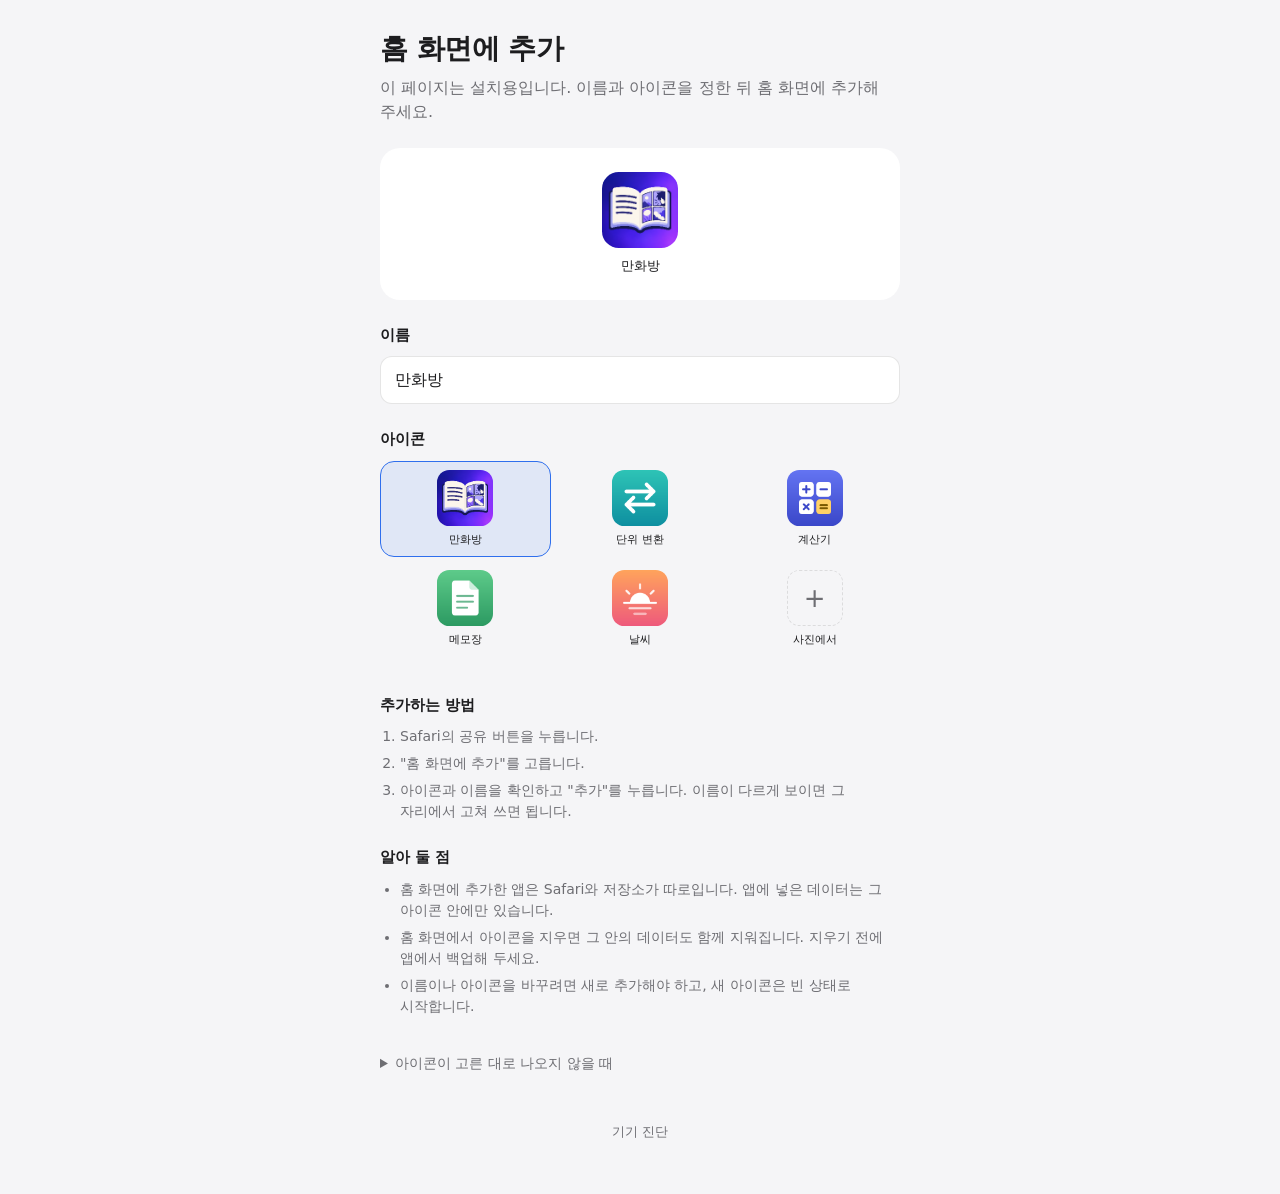
<file: index.html>
<!doctype html>
<html lang="ko" data-root="./">
  <head>
    <meta charset="utf-8">
    <meta name="viewport" content="width=device-width, initial-scale=1, viewport-fit=cover, user-scalable=no">
    <meta http-equiv="Content-Security-Policy" content="default-src 'self'; script-src 'self'; style-src 'self' 'unsafe-inline' blob:; img-src 'self' blob: data:; font-src 'self' blob: data:; media-src 'self' blob:; connect-src 'self' blob: data:; frame-src 'self' blob:; worker-src 'self'; manifest-src 'self' data: blob:; object-src 'none'; base-uri 'self'; form-action 'none'">
    <meta name="robots" content="noindex, nofollow">
    <meta name="referrer" content="no-referrer">
    <meta name="color-scheme" content="light dark">
    <meta name="format-detection" content="telephone=no">
    <meta name="apple-mobile-web-app-capable" content="yes">
    <meta name="mobile-web-app-capable" content="yes">
    <!--preset:start-->
    <meta name="apple-mobile-web-app-status-bar-style" content="black-translucent">
    <meta name="apple-mobile-web-app-title" content="만화방">
    <meta name="application-name" content="만화방">
    <meta name="preset" content="viewer">
    <meta name="build" content="202611240842">
    <title>만화방</title>
    <link rel="apple-touch-icon" sizes="180x180" href="./icons/viewer-180.png">
    <link rel="icon" type="image/png" sizes="192x192" href="./icons/viewer-192.png">
    <!--preset:end-->
    <script type="module" crossorigin src="./assets/index-BCx9tPkJ.js"></script>
    <link rel="stylesheet" crossorigin href="./assets/index-OIkMVp9i.css">
  </head>
  <body>
    <div id="app"></div>
  </body>
</html>
</file>
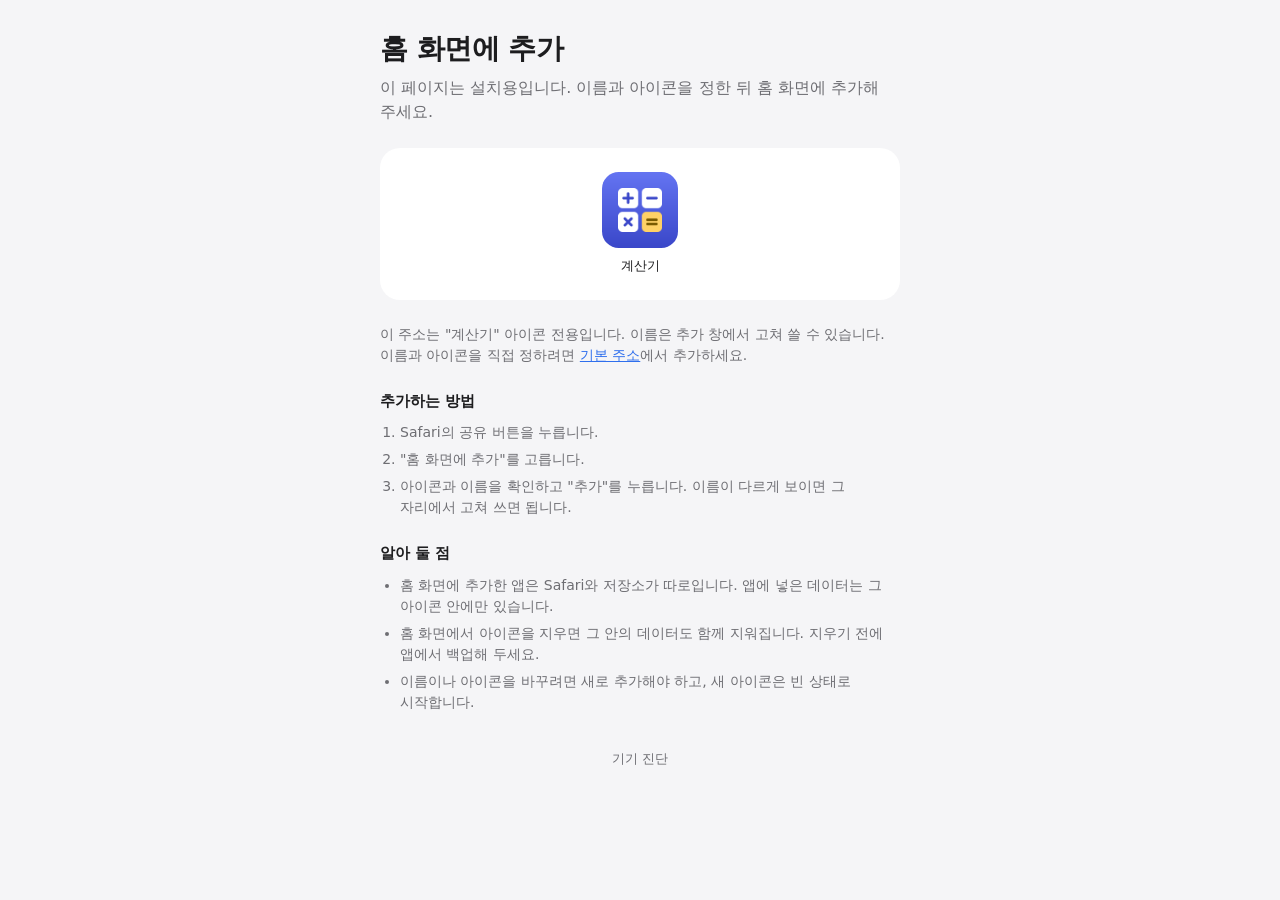
<file: calc/index.html>
<!doctype html>
<html lang="ko" data-root="../">
  <head>
    <meta charset="utf-8">
    <meta name="viewport" content="width=device-width, initial-scale=1, viewport-fit=cover, user-scalable=no">
    <meta http-equiv="Content-Security-Policy" content="default-src 'self'; script-src 'self'; style-src 'self' 'unsafe-inline' blob:; img-src 'self' blob: data:; font-src 'self' blob: data:; media-src 'self' blob:; connect-src 'self' blob: data:; frame-src 'self' blob:; worker-src 'self'; manifest-src 'self' data: blob:; object-src 'none'; base-uri 'self'; form-action 'none'">
    <meta name="robots" content="noindex, nofollow">
    <meta name="referrer" content="no-referrer">
    <meta name="color-scheme" content="light dark">
    <meta name="format-detection" content="telephone=no">
    <meta name="apple-mobile-web-app-capable" content="yes">
    <meta name="mobile-web-app-capable" content="yes">
    <!--preset:start-->
    <meta name="apple-mobile-web-app-status-bar-style" content="black-translucent">
    <meta name="apple-mobile-web-app-title" content="계산기">
    <meta name="application-name" content="계산기">
    <meta name="preset" content="calc">
    <meta name="build" content="202611240842">
    <title>계산기</title>
    <link rel="apple-touch-icon" sizes="180x180" href="../icons/calc-180.png">
    <link rel="icon" type="image/png" sizes="192x192" href="../icons/calc-192.png">
    <link rel="manifest" href="./manifest.webmanifest">
    <!--preset:end-->
    <script type="module" crossorigin src="../assets/index-BCx9tPkJ.js"></script>
    <link rel="stylesheet" crossorigin href="../assets/index-OIkMVp9i.css">
  </head>
  <body>
    <div id="app"></div>
  </body>
</html>
</file>
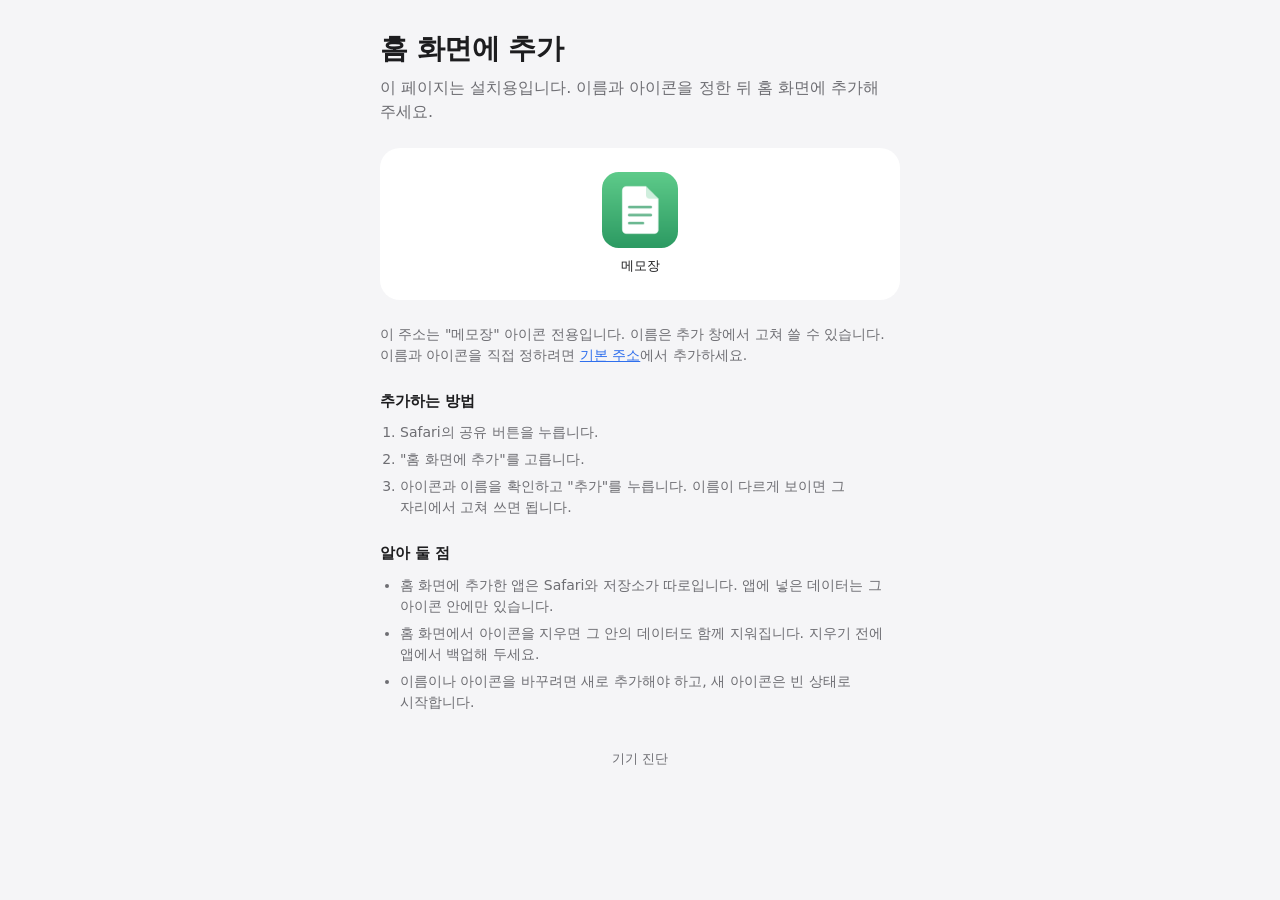
<file: memo/index.html>
<!doctype html>
<html lang="ko" data-root="../">
  <head>
    <meta charset="utf-8">
    <meta name="viewport" content="width=device-width, initial-scale=1, viewport-fit=cover, user-scalable=no">
    <meta http-equiv="Content-Security-Policy" content="default-src 'self'; script-src 'self'; style-src 'self' 'unsafe-inline' blob:; img-src 'self' blob: data:; font-src 'self' blob: data:; media-src 'self' blob:; connect-src 'self' blob: data:; frame-src 'self' blob:; worker-src 'self'; manifest-src 'self' data: blob:; object-src 'none'; base-uri 'self'; form-action 'none'">
    <meta name="robots" content="noindex, nofollow">
    <meta name="referrer" content="no-referrer">
    <meta name="color-scheme" content="light dark">
    <meta name="format-detection" content="telephone=no">
    <meta name="apple-mobile-web-app-capable" content="yes">
    <meta name="mobile-web-app-capable" content="yes">
    <!--preset:start-->
    <meta name="apple-mobile-web-app-status-bar-style" content="black-translucent">
    <meta name="apple-mobile-web-app-title" content="메모장">
    <meta name="application-name" content="메모장">
    <meta name="preset" content="memo">
    <meta name="build" content="202611240842">
    <title>메모장</title>
    <link rel="apple-touch-icon" sizes="180x180" href="../icons/memo-180.png">
    <link rel="icon" type="image/png" sizes="192x192" href="../icons/memo-192.png">
    <link rel="manifest" href="./manifest.webmanifest">
    <!--preset:end-->
    <script type="module" crossorigin src="../assets/index-BCx9tPkJ.js"></script>
    <link rel="stylesheet" crossorigin href="../assets/index-OIkMVp9i.css">
  </head>
  <body>
    <div id="app"></div>
  </body>
</html>
</file>
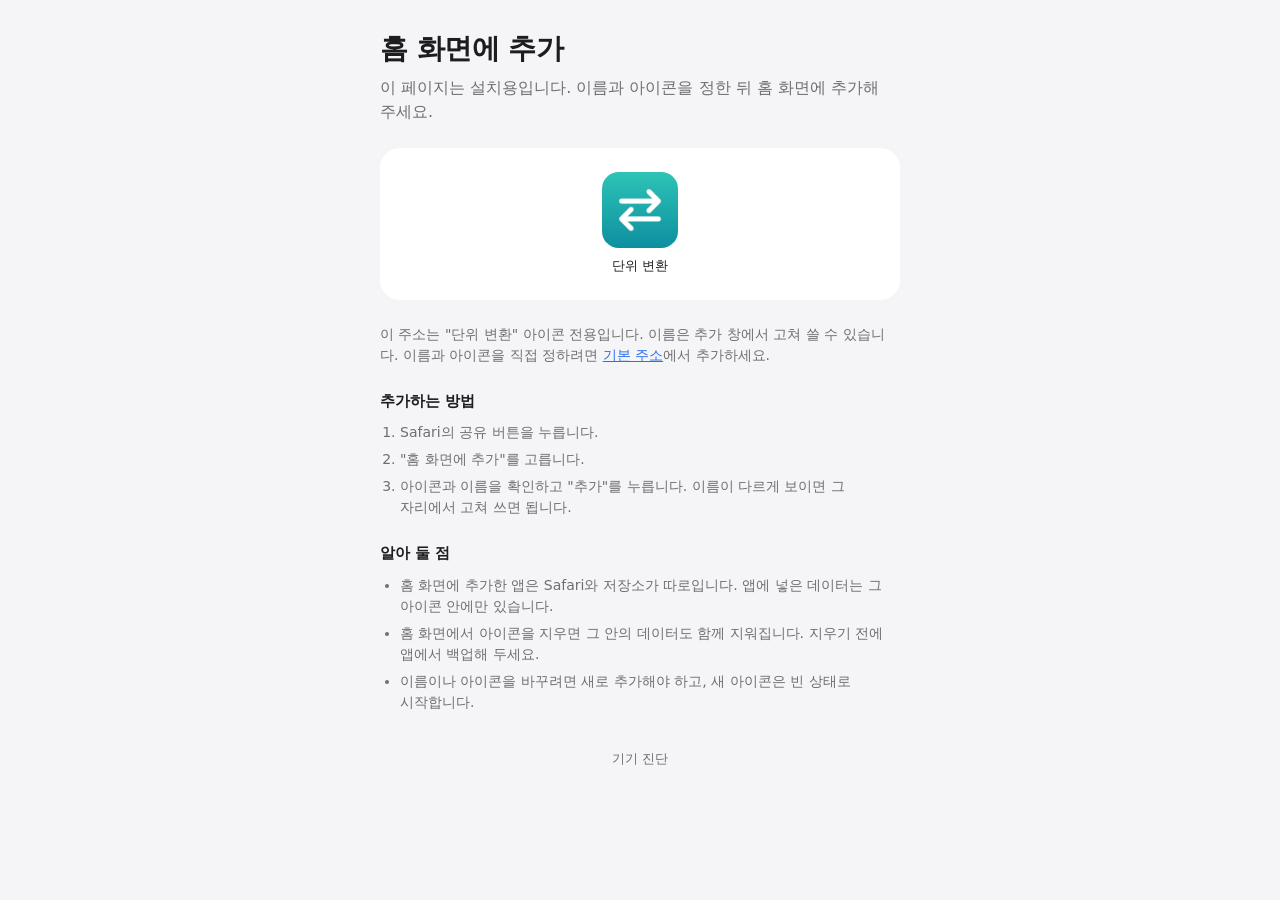
<file: unit/index.html>
<!doctype html>
<html lang="ko" data-root="../">
  <head>
    <meta charset="utf-8">
    <meta name="viewport" content="width=device-width, initial-scale=1, viewport-fit=cover, user-scalable=no">
    <meta http-equiv="Content-Security-Policy" content="default-src 'self'; script-src 'self'; style-src 'self' 'unsafe-inline' blob:; img-src 'self' blob: data:; font-src 'self' blob: data:; media-src 'self' blob:; connect-src 'self' blob: data:; frame-src 'self' blob:; worker-src 'self'; manifest-src 'self' data: blob:; object-src 'none'; base-uri 'self'; form-action 'none'">
    <meta name="robots" content="noindex, nofollow">
    <meta name="referrer" content="no-referrer">
    <meta name="color-scheme" content="light dark">
    <meta name="format-detection" content="telephone=no">
    <meta name="apple-mobile-web-app-capable" content="yes">
    <meta name="mobile-web-app-capable" content="yes">
    <!--preset:start-->
    <meta name="apple-mobile-web-app-status-bar-style" content="black-translucent">
    <meta name="apple-mobile-web-app-title" content="단위 변환">
    <meta name="application-name" content="단위 변환">
    <meta name="preset" content="unit">
    <meta name="build" content="202611240842">
    <title>단위 변환</title>
    <link rel="apple-touch-icon" sizes="180x180" href="../icons/unit-180.png">
    <link rel="icon" type="image/png" sizes="192x192" href="../icons/unit-192.png">
    <link rel="manifest" href="./manifest.webmanifest">
    <!--preset:end-->
    <script type="module" crossorigin src="../assets/index-BCx9tPkJ.js"></script>
    <link rel="stylesheet" crossorigin href="../assets/index-OIkMVp9i.css">
  </head>
  <body>
    <div id="app"></div>
  </body>
</html>
</file>
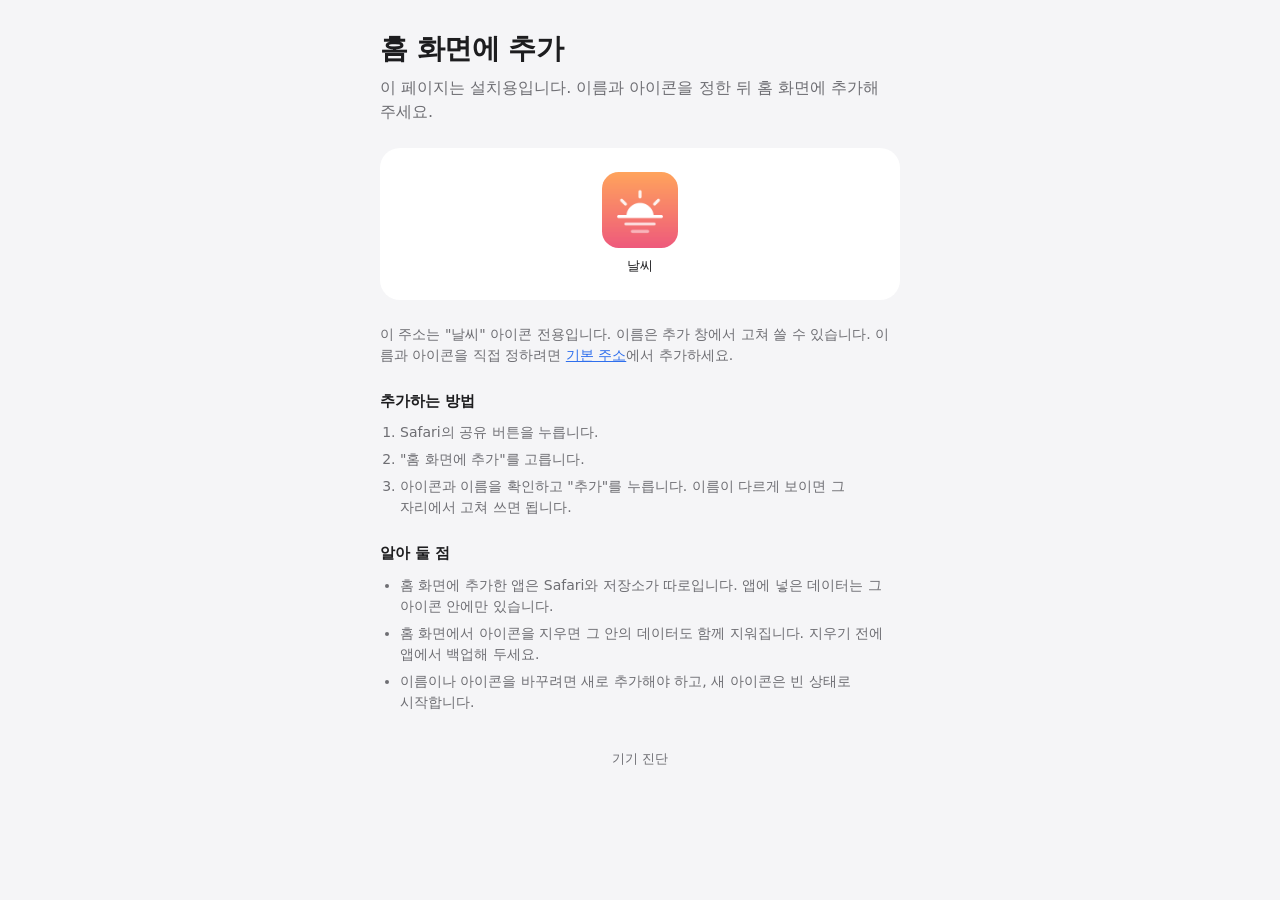
<file: weather/index.html>
<!doctype html>
<html lang="ko" data-root="../">
  <head>
    <meta charset="utf-8">
    <meta name="viewport" content="width=device-width, initial-scale=1, viewport-fit=cover, user-scalable=no">
    <meta http-equiv="Content-Security-Policy" content="default-src 'self'; script-src 'self'; style-src 'self' 'unsafe-inline' blob:; img-src 'self' blob: data:; font-src 'self' blob: data:; media-src 'self' blob:; connect-src 'self' blob: data:; frame-src 'self' blob:; worker-src 'self'; manifest-src 'self' data: blob:; object-src 'none'; base-uri 'self'; form-action 'none'">
    <meta name="robots" content="noindex, nofollow">
    <meta name="referrer" content="no-referrer">
    <meta name="color-scheme" content="light dark">
    <meta name="format-detection" content="telephone=no">
    <meta name="apple-mobile-web-app-capable" content="yes">
    <meta name="mobile-web-app-capable" content="yes">
    <!--preset:start-->
    <meta name="apple-mobile-web-app-status-bar-style" content="black-translucent">
    <meta name="apple-mobile-web-app-title" content="날씨">
    <meta name="application-name" content="날씨">
    <meta name="preset" content="weather">
    <meta name="build" content="202611240842">
    <title>날씨</title>
    <link rel="apple-touch-icon" sizes="180x180" href="../icons/weather-180.png">
    <link rel="icon" type="image/png" sizes="192x192" href="../icons/weather-192.png">
    <link rel="manifest" href="./manifest.webmanifest">
    <!--preset:end-->
    <script type="module" crossorigin src="../assets/index-BCx9tPkJ.js"></script>
    <link rel="stylesheet" crossorigin href="../assets/index-OIkMVp9i.css">
  </head>
  <body>
    <div id="app"></div>
  </body>
</html>
</file>
<file: assets/index-OIkMVp9i.css>
:root{--lightningcss-light:initial;--lightningcss-dark: ;color-scheme:light dark;--bg:#f5f5f7;--surface:#fff;--raised:#fff;--text:#1d1d1f;--text-2:#6e6e73;--line:#0000001a;--fill:#7676801f;--accent:#2f6fed;--on-accent:#fff;--ok:#1a8f4c;--danger:#d93025;--radius:14px;--sab:env(safe-area-inset-bottom);--edge:0px;-webkit-text-size-adjust:100%;font:16px/1.5 -apple-system,BlinkMacSystemFont,Apple SD Gothic Neo,system-ui,sans-serif}@media (prefers-color-scheme:dark){:root{--lightningcss-light: ;--lightningcss-dark:initial;--bg:#000;--surface:#1c1c1e;--raised:#5a5a5f;--text:#f5f5f7;--text-2:#98989f;--line:#ffffff24;--fill:#7676803d;--accent:#5b93ff;--ok:#34c26b;--danger:#ff6b5e}}*,:before,:after{box-sizing:border-box}html,body{background:var(--page-bg,var(--bg));min-height:100%;color:var(--text);-webkit-tap-highlight-color:transparent;margin:0}button,input,select,textarea{font:inherit;color:inherit}#privacy-cover{z-index:2147483647;background:var(--bg);pointer-events:none;display:none;position:fixed;inset:0}.btn{background:var(--fill);touch-action:manipulation;cursor:pointer;border:0;border-radius:999px;min-height:44px;padding:0 16px;font-weight:500}.btn.primary{background:var(--accent);color:var(--on-accent)}.btn:disabled{opacity:.4}.btn:active:not(:disabled){opacity:.7}.row{flex-wrap:wrap;align-items:center;gap:8px;display:flex}.note{color:var(--text-2);margin:0;font-size:14px}.log{background:var(--fill);white-space:pre-wrap;word-break:break-all;border-radius:10px;max-height:220px;margin:0;padding:10px 12px;font:12px/1.5 ui-monospace,Menlo,monospace;overflow:auto}@media (prefers-reduced-motion:reduce){*,:before,:after{transition-duration:.01ms!important;animation-duration:.01ms!important}}.list-title{color:var(--text-2);margin:20px 16px 8px;font-size:13px;font-weight:500}.list-group{border-radius:var(--radius);background:var(--surface);overflow:hidden}.list-row{border:0;border-top:1px solid var(--line);text-align:left;touch-action:manipulation;background:0 0;justify-content:space-between;align-items:center;gap:12px;width:100%;min-height:50px;padding:0 16px;font-size:16px;display:flex}.list-row:first-child{border-top:0}button.list-row:active{background:var(--fill)}.list-row.accent{color:var(--accent)}.list-row.danger{color:var(--danger)}.list-row .value{color:var(--text-2)}.list-row select{appearance:none;max-width:62%;min-height:44px;color:var(--text-2);text-align:right;text-align-last:right;text-overflow:ellipsis;background:url("data:image/svg+xml,%3Csvg xmlns='http://www.w3.org/2000/svg' viewBox='0 0 12 18'%3E%3Cpath d='M2.5 6.5 6 3l3.5 3.5M2.5 11.5 6 15l3.5-3.5' fill='none' stroke='%238e8e93' stroke-width='1.8' stroke-linecap='round' stroke-linejoin='round'/%3E%3C/svg%3E") 100%/12px 18px no-repeat;border:0;border-radius:0;padding:0 20px 0 4px;font-size:16px}.list-row input[type=text],.list-row input[type=number]{text-align:right;background:0 0;border:0;flex:1;min-width:0;min-height:44px;font-size:16px}.list-row input[type=range]{max-width:60%;min-height:44px;accent-color:var(--accent);flex:1;margin:0}.list-row input[type=number]::-webkit-inner-spin-button{-webkit-appearance:none;margin:0}.list-row input[type=number]::-webkit-outer-spin-button{-webkit-appearance:none;margin:0}.list-foot{color:var(--text-2);margin:8px 16px 0;font-size:13px}input[role=switch]{appearance:none;background:var(--fill);border-radius:999px;flex:none;width:51px;height:31px;margin:0;transition:background .2s;position:relative}input[role=switch]:after{content:"";background:#fff;border-radius:50%;width:27px;height:27px;transition:transform .2s;position:absolute;top:2px;left:2px;box-shadow:0 1px 3px #00000040}input[role=switch]:checked{background:var(--ok)}input[role=switch]:checked:after{transform:translate(20px)}.segmented{background:var(--fill);border-radius:12px;grid-auto-columns:1fr;grid-auto-flow:column;gap:2px;padding:2px;display:grid}.segmented button{touch-action:manipulation;background:0 0;border:0;border-radius:10px;min-height:44px;padding:0 8px;font-size:15px}.segmented button[aria-checked=true]{background:var(--raised);font-weight:600;box-shadow:0 1px 3px #00000024}.glass{background:color-mix(in srgb, var(--surface) 78%, transparent);-webkit-backdrop-filter:saturate(1.8)blur(24px);backdrop-filter:saturate(1.8)blur(24px);box-shadow:inset 0 0 0 .5px color-mix(in srgb, var(--text) 12%, transparent), inset 0 1px 0 0 #ffffff2e, 0 8px 30px #00000024}@media (prefers-reduced-transparency:reduce){.glass{background:var(--surface);-webkit-backdrop-filter:none;backdrop-filter:none}}.edge.svelte-p7yt2a{z-index:40;height:var(--edge);pointer-events:none;position:fixed;top:0;left:0;right:0}.cropper.svelte-btft4a{opacity:.4;justify-items:center;gap:12px;display:grid}.cropper.ready.svelte-btft4a{opacity:1}canvas.svelte-btft4a{background:var(--fill);touch-action:none;cursor:grab;border-radius:22%}label.svelte-btft4a{width:100%;max-width:260px;color:var(--text-2);align-items:center;gap:12px;font-size:14px;display:flex}input[type=range].svelte-btft4a{min-height:44px;accent-color:var(--accent);flex:1}main.svelte-kaly9g{max-width:560px;padding:calc(env(safe-area-inset-top) + 28px) calc(env(safe-area-inset-right) + 20px) calc(var(--sab) + 40px) calc(env(safe-area-inset-left) + 20px);gap:24px;margin:0 auto;display:grid}h1.svelte-kaly9g{letter-spacing:-.02em;margin:0 0 6px;font-size:28px;font-weight:700}header.svelte-kaly9g p:where(.svelte-kaly9g){color:var(--text-2);word-break:keep-all;margin:0}h2.svelte-kaly9g{margin:0 0 10px;font-size:15px;font-weight:600}section.svelte-kaly9g{display:grid}.preview.svelte-kaly9g{background:var(--surface);border-radius:20px;justify-items:center;gap:8px;padding:24px 0;font-size:13px;display:grid}.preview.svelte-kaly9g img:where(.svelte-kaly9g),.tile.svelte-kaly9g img:where(.svelte-kaly9g){border-radius:22%}.text.svelte-kaly9g{border:1.5px solid var(--line);background:var(--surface);border-radius:12px;min-height:48px;padding:0 14px;font-size:16px}.icons.svelte-kaly9g{grid-template-columns:repeat(3,1fr);gap:4px;margin-bottom:12px;display:grid}.tile.svelte-kaly9g{touch-action:manipulation;cursor:pointer;background:0 0;border:1.5px solid #0000;border-radius:14px;align-content:start;justify-items:center;gap:6px;padding:8px 2px;font-size:11px;display:grid;position:relative}a.tile.svelte-kaly9g{color:inherit;text-decoration:none}.install.svelte-kaly9g{width:100%;margin-bottom:12px}.tile.on.svelte-kaly9g{border-color:var(--accent);background:color-mix(in srgb, var(--accent) 10%, transparent)}.tile.svelte-kaly9g input:where(.svelte-kaly9g){opacity:0;position:absolute;inset:0}.plus.svelte-kaly9g{border:1.5px dashed var(--line);width:56px;height:56px;color:var(--text-2);border-radius:22%;place-items:center;font-size:26px;font-weight:300;display:grid}ol.svelte-kaly9g,ul.svelte-kaly9g{color:var(--text-2);word-break:keep-all;gap:6px;margin:0;padding-left:20px;font-size:14px;display:grid}.error.svelte-kaly9g{color:var(--danger)}a.svelte-kaly9g{color:var(--accent)}details.svelte-kaly9g{font-size:14px}summary.svelte-kaly9g{color:var(--text-2);padding:12px 0}.links.svelte-kaly9g{gap:16px;padding-top:10px;display:flex}.quiet.svelte-kaly9g{min-height:44px;color:var(--text-2);background:0 0;border:0;justify-self:center;padding:0 16px;font-size:13px}.cover.svelte-18itcmk{aspect-ratio:2/3;background:var(--fill);border-radius:6px;place-items:center;width:100%;display:grid;position:relative;overflow:hidden;box-shadow:0 1px 2px #00000029,0 6px 14px #0000001a}img.svelte-18itcmk{object-fit:cover;-webkit-touch-callout:none;width:100%;height:100%}span.svelte-18itcmk{color:var(--text-2);text-align:center;word-break:break-all;-webkit-line-clamp:4;line-clamp:4;-webkit-box-orient:vertical;padding:8px;font-size:12px;line-height:1.35;display:-webkit-box;overflow:hidden}.backdrop.svelte-1v8btbv{z-index:30;background:#00000047;position:fixed;inset:0}.sheet.svelte-1v8btbv{left:calc(env(safe-area-inset-left) + 8px);right:calc(env(safe-area-inset-right) + 8px);bottom:calc(var(--sab) + 8px);z-index:31;background:color-mix(in srgb, var(--bg) 92%, transparent);border-radius:26px;flex-direction:column;max-width:560px;max-height:min(78dvh,640px);margin:0 auto;display:flex;position:fixed;overflow:hidden}.sheet.low.svelte-1v8btbv{max-height:min(54dvh,480px)}header.svelte-1v8btbv{justify-content:space-between;align-items:center;padding:14px 12px 6px 20px;display:flex}h2.svelte-1v8btbv{margin:0;font-size:17px;font-weight:600}.close.svelte-1v8btbv{background:var(--fill);width:36px;height:36px;color:var(--text-2);border:0;border-radius:50%;place-items:center;display:grid;position:relative}.close.svelte-1v8btbv:after{content:"";position:absolute;inset:-4px}.content.svelte-1v8btbv{overscroll-behavior:contain;padding:6px 12px 16px;overflow:auto}header.svelte-1h259us{z-index:5;min-height:calc(env(safe-area-inset-top) + var(--edge) + 52px - min(var(--edge), 8px));padding:calc(env(safe-area-inset-top) + var(--edge)) calc(env(safe-area-inset-right) + 8px) 0 calc(env(safe-area-inset-left) + 8px);background:var(--bg);grid-template-columns:1fr auto 1fr;align-items:center;display:grid;position:sticky;top:0}h1.svelte-1h259us{letter-spacing:-.01em;text-overflow:ellipsis;white-space:nowrap;max-width:46vw;margin:0;font-size:17px;font-weight:600;overflow:hidden}.side.svelte-1h259us{align-items:center;display:flex}.side.end.svelte-1h259us{justify-content:flex-end}header.svelte-1h259us .icon{width:44px;height:44px;color:var(--accent);touch-action:manipulation;background:0 0;border:0;border-radius:50%;place-items:center;display:grid;position:relative;overflow:hidden}header.svelte-1h259us .icon:active{opacity:.5}header.svelte-1h259us .text{min-height:44px;color:var(--accent);touch-action:manipulation;background:0 0;border:0;padding:0 10px;font-size:16px}.head.svelte-15qt1g5{gap:16px;padding:4px 8px 16px;display:flex}.cover.svelte-15qt1g5{flex:none;width:84px}.facts.svelte-15qt1g5{color:var(--text-2);align-content:start;gap:2px;font-size:13px;display:grid}.facts.svelte-15qt1g5 p:where(.svelte-15qt1g5){margin:0}.pick.svelte-15qt1g5{justify-self:start;margin-top:8px;font-size:14px}.error.svelte-15qt1g5{color:var(--danger);margin-bottom:8px}.remove.svelte-15qt1g5{margin-top:16px}.import.svelte-1v3bq16{border-radius:var(--radius);background:var(--surface);gap:8px;margin:4px 16px 12px;padding:12px 14px;font-size:14px;display:grid}.line.svelte-1v3bq16{justify-content:space-between;align-items:center;gap:12px;min-height:28px;display:flex}strong.svelte-1v3bq16{flex:none;font-weight:600}.name.svelte-1v3bq16{color:var(--text-2);text-overflow:ellipsis;white-space:nowrap;overflow:hidden}progress.svelte-1v3bq16{width:100%;height:4px;accent-color:var(--accent)}.buttons.svelte-1v3bq16{flex:none;display:flex}button.svelte-1v3bq16{min-height:36px;color:var(--accent);background:0 0;border:0;padding:0 8px;font-size:14px}ul.svelte-1v3bq16{gap:4px;margin:0;padding:0;font-size:13px;list-style:none;display:grid}li.svelte-1v3bq16{gap:8px;display:flex}em.svelte-1v3bq16{color:var(--danger);flex:none;font-style:normal}.changes.svelte-fgnvfg{background:var(--surface);border-radius:14px;gap:14px;padding:12px 16px;display:grid}h3.svelte-fgnvfg{color:var(--text-2);align-items:center;gap:8px;margin:0 0 6px;font-size:13px;font-weight:600;display:flex}.important.svelte-fgnvfg{background:var(--danger);color:#fff;border-radius:999px;padding:1px 7px;font-size:12px}ul.svelte-fgnvfg{gap:6px;margin:0;padding-left:18px;font-size:15px;line-height:1.5;display:grid}.lead.svelte-opvvn0{margin:4px 8px 14px;font-size:15px}.buttons.svelte-opvvn0{grid-template-columns:1fr 1fr;gap:8px;margin-top:12px;display:grid}.update.svelte-epz368{border-radius:var(--radius);background:var(--surface);justify-content:space-between;align-items:center;gap:12px;margin:4px 16px 12px;padding:8px 8px 8px 14px;font-size:14px;display:flex}.update.important.svelte-epz368{box-shadow:inset 3px 0 0 var(--danger)}strong.svelte-epz368{font-weight:600}.buttons.svelte-epz368{flex:none;display:flex}button.svelte-epz368{min-height:36px;color:var(--text-2);background:0 0;border:0;padding:0 8px;font-size:14px}button.main.svelte-epz368{color:var(--accent);font-weight:600}.add.svelte-gv37ns{margin-top:12px}.add.svelte-gv37ns input:where(.svelte-gv37ns){text-align:left}.create.svelte-gv37ns{min-height:44px;color:var(--accent);background:0 0;border:0;flex:none;padding:0 4px;font-size:15px;font-weight:600}.create.svelte-gv37ns:disabled{opacity:.35}.shelf.svelte-15px41e{gap:2px;padding-right:6px}.shelf.svelte-15px41e input:where(.svelte-15px41e),.add.svelte-15px41e input:where(.svelte-15px41e){text-align:left}.sub.svelte-15px41e{min-height:44px;color:var(--text-2);border-top:0;font-size:14px}.sub.svelte-15px41e select:where(.svelte-15px41e){font-size:14px}.mini.svelte-15px41e{width:40px;height:44px;color:var(--text-2);background:0 0;border:0;flex:none;place-items:center;display:grid}.mini.svelte-15px41e:disabled{opacity:.25}.remove.svelte-15px41e,.create.svelte-15px41e{background:0 0;border:0;flex:none;min-height:44px;padding:0 8px;font-size:15px}.remove.svelte-15px41e{color:var(--danger)}.create.svelte-15px41e{color:var(--accent);font-weight:600}.create.svelte-15px41e:disabled{opacity:.35}.add.svelte-15px41e{margin-top:14px}.gap.svelte-728p5k{margin-top:12px}main.svelte-vxoodk{padding-bottom:calc(var(--sab) + 32px)}main.with-bar.svelte-vxoodk{padding-bottom:calc(var(--sab) + 96px)}.search.svelte-vxoodk{padding:4px calc(env(safe-area-inset-right) + 16px) 8px calc(env(safe-area-inset-left) + 16px)}.search.svelte-vxoodk input:where(.svelte-vxoodk){background:var(--fill);appearance:none;border:0;border-radius:12px;width:100%;min-height:40px;padding:0 14px;font-size:16px}.shelves.svelte-vxoodk{padding:6px calc(env(safe-area-inset-right) + 16px) 10px calc(env(safe-area-inset-left) + 16px);scrollbar-width:none;gap:8px;display:flex;overflow-x:auto}.shelves.svelte-vxoodk::-webkit-scrollbar{display:none}.chip.svelte-vxoodk{background:var(--fill);white-space:nowrap;touch-action:manipulation;border:0;border-radius:999px;flex:none;min-height:36px;padding:0 14px;font-size:14px;position:relative}.chip.svelte-vxoodk:after{content:"";position:absolute;inset:-4px 0}.chip.on.svelte-vxoodk{background:var(--text);color:var(--bg);font-weight:600}.chip.edit.svelte-vxoodk{color:var(--accent);background:0 0}.tools.svelte-vxoodk{min-height:44px;padding:0 calc(env(safe-area-inset-right) + 8px) 0 calc(env(safe-area-inset-left) + 16px);color:var(--text-2);justify-content:space-between;align-items:center;font-size:13px;display:flex}.right.svelte-vxoodk{align-items:center;display:flex}.tool.svelte-vxoodk{min-width:44px;min-height:44px;color:var(--accent);background:0 0;border:0;place-items:center;padding:0 8px;font-size:14px;display:grid}.empty.svelte-vxoodk{min-height:40dvh;color:var(--text-2);text-align:center;align-content:center;justify-items:center;gap:14px;margin:0;padding:24px;display:grid}.empty.svelte-vxoodk p:where(.svelte-vxoodk){margin:0}.hint.svelte-vxoodk{font-size:13px}ul.svelte-vxoodk{padding:4px calc(env(safe-area-inset-right) + 16px) 0 calc(env(safe-area-inset-left) + 16px);margin:0;list-style:none}ul.grid.svelte-vxoodk{grid-template-columns:repeat(auto-fill,minmax(96px,1fr));gap:22px 14px;display:grid}.item.svelte-vxoodk{text-align:left;touch-action:manipulation;-webkit-user-select:none;user-select:none;-webkit-touch-callout:none;background:0 0;border:0;gap:8px;width:100%;padding:0;display:grid}.item.svelte-vxoodk:active .art:where(.svelte-vxoodk){transform:scale(.97)}.art.svelte-vxoodk{transition:transform .12s;display:block;position:relative}.stack.svelte-vxoodk .art:where(.svelte-vxoodk):before,.stack.svelte-vxoodk .art:where(.svelte-vxoodk):after{content:"";background:var(--surface);box-shadow:0 0 0 .5px var(--line);border-radius:6px;position:absolute;inset:0}.stack.svelte-vxoodk .art:where(.svelte-vxoodk):before{opacity:.6;transform:translate(8px,-6px)scale(.94)}.stack.svelte-vxoodk .art:where(.svelte-vxoodk):after{opacity:.85;transform:translate(4px,-3px)scale(.97)}.stack.svelte-vxoodk .art:where(.svelte-vxoodk) .cover{z-index:1}.badge.svelte-vxoodk{z-index:2;place-items:center;display:grid;position:absolute}.badge.done.svelte-vxoodk{background:var(--ok);width:22px;height:22px;box-shadow:0 0 0 2px var(--bg);border-radius:50%;top:6px;right:6px}.badge.count.svelte-vxoodk{color:#fff;background:#0000009e;border-radius:999px;min-width:24px;height:22px;padding:0 7px;font-size:12px;font-weight:600;bottom:6px;right:6px}.progress.svelte-vxoodk{z-index:2;background:#00000073;border-radius:999px;height:4px;position:absolute;bottom:6px;left:6px;right:6px;overflow:hidden}.progress.svelte-vxoodk i:where(.svelte-vxoodk){border-radius:inherit;background:#fff;height:100%;display:block}.check.svelte-vxoodk{z-index:3;background:#00000040;border:2px solid #fff;border-radius:50%;place-items:center;width:24px;height:24px;display:grid;position:absolute;top:6px;left:6px;box-shadow:0 1px 4px #0000004d}.check.svelte-vxoodk svg:where(.svelte-vxoodk){opacity:0}.check.on.svelte-vxoodk{background:var(--accent)}.check.on.svelte-vxoodk svg:where(.svelte-vxoodk){opacity:1}.picked.svelte-vxoodk .art:where(.svelte-vxoodk) .cover{outline:3px solid var(--accent);outline-offset:1px}.label.svelte-vxoodk{gap:2px;min-width:0;display:grid}.name.svelte-vxoodk{word-break:break-all;-webkit-line-clamp:2;line-clamp:2;-webkit-box-orient:vertical;font-size:13px;font-weight:500;line-height:1.3;display:-webkit-box;overflow:hidden}.sub.svelte-vxoodk{color:var(--text-2);text-overflow:ellipsis;white-space:nowrap;font-size:12px;overflow:hidden}ul.list.svelte-vxoodk .item:where(.svelte-vxoodk){border-bottom:1px solid var(--line);grid-template-columns:54px 1fr;align-items:center;gap:14px;padding:8px 0}ul.list.svelte-vxoodk .name:where(.svelte-vxoodk){font-size:15px}ul.list.svelte-vxoodk .badge.count:where(.svelte-vxoodk),ul.list.svelte-vxoodk .progress:where(.svelte-vxoodk){display:none}ul.list.svelte-vxoodk .badge.done:where(.svelte-vxoodk),ul.list.svelte-vxoodk .check:where(.svelte-vxoodk){width:18px;height:18px;top:3px}ul.list.svelte-vxoodk .badge.done:where(.svelte-vxoodk){right:3px}ul.list.svelte-vxoodk .check:where(.svelte-vxoodk){left:3px}.bar.svelte-vxoodk{left:calc(env(safe-area-inset-left) + 12px);right:calc(env(safe-area-inset-right) + 12px);bottom:calc(var(--sab) + 12px);z-index:20;border-radius:999px;justify-content:space-around;max-width:560px;margin:0 auto;padding:4px 6px;display:flex;position:fixed}.bar.svelte-vxoodk button:where(.svelte-vxoodk){min-width:44px;min-height:48px;color:var(--accent);white-space:nowrap;touch-action:manipulation;background:0 0;border:0;padding:0 8px;font-size:14px}.bar.svelte-vxoodk button.danger:where(.svelte-vxoodk){color:var(--danger)}.bar.svelte-vxoodk button:where(.svelte-vxoodk):disabled{opacity:.35}.confirm.svelte-vxoodk{margin-top:12px}.pin.svelte-wvuopj{gap:10px;display:inline-flex;position:relative}.cell.svelte-wvuopj{border:1.5px solid var(--line);background:var(--surface);border-radius:12px;place-items:center;width:44px;height:52px;transition:border-color .15s;display:grid}.cell.active.svelte-wvuopj{border-color:var(--accent)}.cell.filled.svelte-wvuopj:after{content:"";background:var(--text);border-radius:50%;width:12px;height:12px}input.svelte-wvuopj{opacity:0;caret-color:#0000;border:0;width:100%;height:100%;margin:0;padding:0;font-size:16px;position:absolute;inset:0}.shake.svelte-wvuopj{animation:.4s svelte-wvuopj-shake}@keyframes svelte-wvuopj-shake{20%,60%{transform:translate(-8px)}40%,80%{transform:translate(8px)}}.screen.svelte-1bexxmz{min-height:100dvh;padding:env(safe-area-inset-top) calc(env(safe-area-inset-right) + 24px) var(--sab) calc(env(safe-area-inset-left) + 24px);flex-direction:column;display:flex}.body.svelte-1bexxmz{flex-direction:column;align-items:center;padding-top:min(16vh,120px);transition:opacity .15s;display:flex}.body.busy.svelte-1bexxmz{opacity:.5;pointer-events:none}h1.svelte-1bexxmz{letter-spacing:-.02em;margin:0 0 8px;font-size:22px;font-weight:600}.hint.svelte-1bexxmz{max-width:300px;min-height:3em;color:var(--text-2);text-align:center;word-break:keep-all;margin:0 0 20px;font-size:14px}.message.svelte-1bexxmz{min-height:1.5em;color:var(--danger);text-align:center;margin:16px 0 0;font-size:14px}.footer.svelte-1bexxmz{justify-content:center;margin-top:auto;padding:16px 0;display:flex}.stage.svelte-enqry3{touch-action:none;-webkit-user-select:none;user-select:none;position:absolute;inset:0;overflow:hidden}.slot.svelte-enqry3{will-change:transform;position:absolute;inset:0}.slot.moving.svelte-enqry3{transition:transform .24s cubic-bezier(.2,.8,.2,1)}.sheet.svelte-enqry3{transform-origin:0 0;position:absolute;top:0;left:0}.sheet.smooth.svelte-enqry3{transition:transform .22s ease-out}.part.svelte-enqry3{position:absolute;top:0;overflow:hidden}img.svelte-enqry3{transform-origin:0 0;pointer-events:none;-webkit-touch-callout:none;max-width:none;position:absolute;top:0;left:0}.broken.svelte-enqry3{color:#98989f;text-align:center;place-items:center;margin:0;padding:24px;font-size:14px;display:grid;position:absolute;inset:0}.spinner.svelte-enqry3{border:3px solid #80808059;border-top-color:#808080e6;border-radius:50%;width:28px;height:28px;animation:.9s linear infinite svelte-enqry3-spin;position:absolute;top:calc(50% - 14px);left:calc(50% - 14px)}@keyframes svelte-enqry3-spin{to{transform:rotate(360deg)}}.scroll.svelte-eoxpgd{overscroll-behavior:contain;touch-action:pan-y;-webkit-user-select:none;user-select:none;position:absolute;inset:0;overflow:hidden auto}.column.svelte-eoxpgd{margin:0 auto;position:relative}.page.svelte-eoxpgd{width:100%;position:absolute;left:0}img.svelte-eoxpgd{pointer-events:none;-webkit-touch-callout:none;width:100%;height:100%;display:block}.broken.svelte-eoxpgd{color:#98989f;place-items:center;height:100%;margin:0;font-size:14px;display:grid}.end.svelte-eoxpgd{padding:32px 16px calc(var(--sab) + 96px);margin:0 auto}.first.svelte-17evwtk{margin-top:4px}.gap.svelte-17evwtk{margin-top:12px}.segmented.svelte-17evwtk{margin:0 4px}input[type=range].svelte-17evwtk{max-width:60%;height:44px;accent-color:var(--accent);flex:1;margin:0}.overlay.svelte-t7d2uh{z-index:25;background:var(--bg);color:var(--text);flex-direction:column;display:flex;position:fixed;inset:0}header.svelte-t7d2uh{padding:calc(env(safe-area-inset-top) + var(--edge) + 10px) calc(env(safe-area-inset-right) + 12px) 10px calc(env(safe-area-inset-left) + 20px);flex:none;justify-content:space-between;align-items:center;display:flex}h2.svelte-t7d2uh{margin:0;font-size:17px;font-weight:600}.close.svelte-t7d2uh{background:var(--fill);width:44px;height:44px;color:var(--text-2);border:0;border-radius:50%;place-items:center;display:grid}.grid.svelte-t7d2uh{padding:6px calc(env(safe-area-inset-right) + 16px) calc(var(--sab) + 24px) calc(env(safe-area-inset-left) + 16px);overscroll-behavior:contain;flex:1;grid-template-columns:repeat(auto-fill,minmax(84px,1fr));align-content:start;gap:14px 10px;display:grid;overflow-y:auto}button[data-page].svelte-t7d2uh{touch-action:manipulation;background:0 0;border:0;gap:4px;padding:0;display:grid}.filter.svelte-t7d2uh{background:var(--fill);touch-action:manipulation;border:0;border-radius:999px;min-height:36px;margin:0 10px 0 auto;padding:0 14px;font-size:14px}.filter[aria-checked=true].svelte-t7d2uh{background:var(--accent);color:#fff;font-weight:600}.ribbon.svelte-t7d2uh{color:var(--danger);position:absolute;top:0;right:6px}.thumb.svelte-t7d2uh{aspect-ratio:2/3;background:var(--fill);border-radius:6px;display:block;position:relative;overflow:hidden}[aria-current=true].svelte-t7d2uh .thumb:where(.svelte-t7d2uh){outline:3px solid var(--accent);outline-offset:1px}img.svelte-t7d2uh{object-fit:contain;-webkit-touch-callout:none;width:100%;height:100%}.number.svelte-t7d2uh{color:var(--text-2);font-variant-numeric:tabular-nums;text-align:center;font-size:12px}[aria-current=true].svelte-t7d2uh .number:where(.svelte-t7d2uh){color:var(--accent);font-weight:600}.reader{position:fixed;inset:0;overflow:hidden}.reader.tone-light{--surface:#fff;--raised:#fff;--text:#1d1d1f;--text-2:#6e6e73;--line:#0000001a;--fill:#7676801f;--accent:#2f6fed;--danger:#d93025;--glint:#ffffffb3}.reader.tone-dark{--surface:#1c1c1e;--raised:#5a5a5f;--text:#f5f5f7;--text-2:#98989f;--line:#ffffff24;--fill:#7676803d;--accent:#5b93ff;--danger:#ff6b5e;--glint:#ffffff42}.reader>.dim,.reader>.warm{z-index:5;pointer-events:none;position:absolute;inset:0}.reader>.dim{background:#000}.reader>.warm{mix-blend-mode:multiply;background:#ff8a1f}.reader>.ribbon{top:calc(env(safe-area-inset-top) + var(--edge));right:calc(env(safe-area-inset-right) + 18px);z-index:4;color:var(--danger);pointer-events:none;position:absolute}.reader>.glass{background:color-mix(in srgb, var(--surface) 64%, transparent);-webkit-backdrop-filter:blur(22px)saturate(1.9)brightness(1.04);backdrop-filter:blur(22px)saturate(1.9)brightness(1.04);box-shadow:inset 0 1px .5px var(--glint), inset 0 -.5px .5px color-mix(in srgb, var(--glint) 40%, transparent), 0 10px 34px #0003, 0 2px 6px #0000001a}.reader>.glass:before{content:"";border-radius:inherit;background:linear-gradient(140deg, var(--glint), transparent 32%, transparent 62%, color-mix(in srgb, var(--glint) 60%, transparent));-webkit-mask-composite:xor;pointer-events:none;padding:1px;position:absolute;inset:0;-webkit-mask:linear-gradient(#000 0 0) content-box,linear-gradient(#000 0 0);-webkit-mask-composite:xor,source-over;mask:linear-gradient(#000 0 0) content-box exclude,linear-gradient(#000 0 0)}@media (prefers-reduced-transparency:reduce){.reader>.glass{background:var(--surface);-webkit-backdrop-filter:none;backdrop-filter:none}}.reader>header,.reader>footer{z-index:10;color:var(--text);align-items:center;display:flex;position:absolute}.reader>header{top:calc(env(safe-area-inset-top) + max(8px, var(--edge) + 4px));left:calc(env(safe-area-inset-left) + 10px);right:calc(env(safe-area-inset-right) + 10px);border-radius:999px;gap:4px;min-height:52px;padding:0 4px}.reader>header>h1{text-align:center;text-overflow:ellipsis;white-space:nowrap;flex:1;margin:0;font-size:16px;font-weight:600;overflow:hidden}.reader>footer{left:calc(env(safe-area-inset-left) + 12px);right:calc(env(safe-area-inset-right) + 12px);bottom:calc(var(--sab) + 12px);border-radius:999px;gap:8px;max-width:560px;min-height:56px;margin:0 auto;padding:0 22px 0 6px}.reader>header .icon,.reader>footer .icon{width:44px;height:44px;color:var(--accent);touch-action:manipulation;background:0 0;border:0;border-radius:50%;flex:none;place-items:center;display:grid}.reader>header .icon:disabled,.reader>footer .icon:disabled{opacity:.3}.reader>header .icon:active:not(:disabled),.reader>footer .icon:active:not(:disabled){background:var(--fill)}.reader>footer input[type=range]{height:44px;accent-color:var(--accent);touch-action:none;margin:0}.reader>footer output{font-variant-numeric:tabular-nums;text-align:right;flex:none;font-size:14px}.reader>.toast{left:50%;bottom:calc(var(--sab) + 96px);z-index:11;color:#fff;pointer-events:none;background:#28282adb;border-radius:999px;margin:0;padding:8px 16px;font-size:14px;position:absolute;transform:translate(-50%)}.reader.svelte-13468bz{color:#fff}.frame.svelte-13468bz{inset:calc(env(safe-area-inset-top) + var(--edge)) env(safe-area-inset-right) 0 env(safe-area-inset-left);position:absolute;overflow:hidden}.notice.svelte-13468bz{color:#98989f;text-align:center;place-items:center;margin:0;padding:24px;display:grid;position:absolute;inset:0}.finish.svelte-13468bz{color:#98989f;justify-items:center;gap:12px;display:grid}.finish.svelte-13468bz p:where(.svelte-13468bz){margin:0 0 4px}.reader.svelte-13468bz>footer:where(.svelte-13468bz) input[type=range]:where(.svelte-13468bz){flex:1;min-width:0}.reader.svelte-13468bz>footer:where(.svelte-13468bz) output:where(.svelte-13468bz){min-width:64px}.memo.svelte-t5n93h{border-radius:var(--radius);background:var(--surface);width:100%;min-height:84px;font:inherit;resize:none;border:0;padding:12px 14px;font-size:16px;line-height:1.5;display:block}blockquote.svelte-t5n93h{border-left:3px solid var(--line);color:var(--text-2);-webkit-line-clamp:5;line-clamp:5;-webkit-box-orient:vertical;margin:14px 4px 0;padding-left:12px;font-size:15px;line-height:1.5;display:-webkit-box;overflow:hidden}.colors.svelte-t5n93h{justify-content:center;gap:10px;margin-top:16px;display:flex}.colors.svelte-t5n93h button:where(.svelte-t5n93h){touch-action:manipulation;background:0 0;border:0;border-radius:50%;place-items:center;width:48px;height:48px;display:grid}.colors.svelte-t5n93h span:where(.svelte-t5n93h){border-radius:50%;width:30px;height:30px}.colors.svelte-t5n93h [aria-checked=true]:where(.svelte-t5n93h) span:where(.svelte-t5n93h){box-shadow:0 0 0 3px var(--bg), 0 0 0 5px var(--accent)}.empty.svelte-14ylk5k{color:var(--text-2);text-align:center;margin:28px 16px;font-size:15px;line-height:1.5}ul.svelte-14ylk5k{margin:0;padding:0;list-style:none}.title.svelte-14ylk5k{padding:12px 0;line-height:1.35;overflow:hidden}[aria-current=true].svelte-14ylk5k{color:var(--accent);font-weight:600}.entry.svelte-14ylk5k{align-items:stretch;gap:0;padding:0}.stripe.svelte-14ylk5k{border-radius:3px;flex:none;width:5px;margin:10px 0 10px 12px}.go.svelte-14ylk5k{text-align:left;touch-action:manipulation;background:0 0;border:0;flex:1;gap:4px;min-width:0;padding:12px 4px 12px 16px;font-size:15px;display:grid}.stripe.svelte-14ylk5k+.go:where(.svelte-14ylk5k){padding-left:10px}.text.svelte-14ylk5k,.note.svelte-14ylk5k{-webkit-line-clamp:3;line-clamp:3;-webkit-box-orient:vertical;line-height:1.4;display:-webkit-box;overflow:hidden}.note.svelte-14ylk5k{color:var(--accent)}.sub.svelte-14ylk5k{color:var(--text-2);font-size:12px}.remove.svelte-14ylk5k{width:44px;color:var(--text-2);touch-action:manipulation;background:0 0;border:0;flex:none;place-items:center;display:grid}.stepper.svelte-9crcip{align-items:center;gap:2px;display:flex}output.svelte-9crcip{min-width:60px;color:var(--text-2);font-variant-numeric:tabular-nums;text-align:center;font-size:15px}button.svelte-9crcip{background:var(--fill);touch-action:manipulation;border:0;border-radius:10px;place-items:center;width:44px;height:36px;display:grid;position:relative}button.svelte-9crcip:after{content:"";position:absolute;inset:-4px 0}button.svelte-9crcip:disabled{opacity:.35}button.svelte-9crcip:active:not(:disabled){background:var(--line)}.themes.svelte-f30inj{grid-template-columns:repeat(4,1fr);gap:10px 6px;display:grid}.themes.svelte-f30inj button:where(.svelte-f30inj){touch-action:manipulation;background:0 0;border:0;justify-items:center;gap:5px;min-height:44px;padding:4px 0;display:grid}.swatch.svelte-f30inj{width:48px;height:48px;box-shadow:inset 0 0 0 1px var(--line);border-radius:50%;place-items:center;font-size:17px;font-weight:600;display:grid}.swatch.auto.svelte-f30inj{color:#8e8e93;background:linear-gradient(135deg,#fff 50%,#2c2c2e 50%)}[aria-checked=true].svelte-f30inj .swatch:where(.svelte-f30inj){box-shadow:0 0 0 2px var(--bg), 0 0 0 4px var(--accent)}.name.svelte-f30inj{color:var(--text-2);font-size:12px}[aria-checked=true].svelte-f30inj .name:where(.svelte-f30inj){color:var(--text);font-weight:600}input[type=color].svelte-f30inj{background:0 0;border:0;width:52px;height:32px;padding:0}.problem.svelte-f30inj{color:var(--danger)}.field.svelte-19p9ojm{align-items:center;gap:6px;display:flex}input.svelte-19p9ojm{background:var(--surface);appearance:none;border:0;border-radius:12px;flex:1;min-width:0;min-height:44px;padding:0 14px;font-size:16px}.field.svelte-19p9ojm button:where(.svelte-19p9ojm){min-height:44px;color:var(--accent);touch-action:manipulation;background:0 0;border:0;border-radius:12px;flex:none;padding:0 12px;font-size:16px}.field.svelte-19p9ojm .go:where(.svelte-19p9ojm){font-weight:600}.field.svelte-19p9ojm button:where(.svelte-19p9ojm):disabled{opacity:.4}.status.svelte-19p9ojm{color:var(--text-2);margin:14px 16px 0;font-size:13px}.hit.svelte-19p9ojm span:where(.svelte-19p9ojm){padding:11px 0;font-size:15px;line-height:1.45}mark.svelte-19p9ojm{background:color-mix(in srgb, var(--accent) 24%, transparent);color:inherit;border-radius:3px;font-weight:600}.frame.svelte-1b9xul6{inset:calc(env(safe-area-inset-top) + var(--edge)) env(safe-area-inset-right) calc(var(--sab) * .6) env(safe-area-inset-left);position:absolute;overflow:hidden}.frame.hidden.svelte-1b9xul6{visibility:hidden}.frame.svelte-1b9xul6 foliate-view{width:100%;height:100%;display:block}.notice.svelte-1b9xul6{opacity:.6;text-align:center;place-items:center;margin:0;padding:24px;display:grid;position:absolute;inset:0}.select.svelte-1b9xul6,.speech.svelte-1b9xul6{left:50%;bottom:calc(var(--sab) + 16px);z-index:12;color:var(--text);border-radius:999px;align-items:center;gap:2px;padding:4px 8px;display:flex;position:absolute;transform:translate(-50%)}.dot.svelte-1b9xul6{touch-action:manipulation;background:0 0;border:0;border-radius:50%;place-items:center;width:44px;height:44px;display:grid}.dot.svelte-1b9xul6 span:where(.svelte-1b9xul6){border-radius:50%;width:26px;height:26px;box-shadow:inset 0 0 0 .5px #0000001f}.memo.svelte-1b9xul6,.rate.svelte-1b9xul6{min-width:56px;min-height:44px;color:var(--accent);font-variant-numeric:tabular-nums;touch-action:manipulation;background:0 0;border:0;border-radius:999px;padding:0 12px;font-size:15px;font-weight:600}.reader.svelte-1b9xul6>footer:where(.svelte-1b9xul6){border-radius:30px;min-height:60px}.progress.svelte-1b9xul6{flex:1;min-width:0;display:grid}.reader.svelte-1b9xul6>footer:where(.svelte-1b9xul6) input[type=range]:where(.svelte-1b9xul6){width:100%}.where.svelte-1b9xul6{color:var(--text-2);text-align:center;text-overflow:ellipsis;white-space:nowrap;margin:-10px 0 6px;font-size:12px;overflow:hidden}.reader.svelte-1b9xul6>footer:where(.svelte-1b9xul6) output:where(.svelte-1b9xul6){min-width:44px}.return.svelte-1b9xul6,.chapter.svelte-1b9xul6{z-index:11;min-height:44px;color:var(--accent);touch-action:manipulation;border:0;border-radius:999px;margin:0;padding:0 18px;font-size:14px;font-weight:600;position:absolute;left:50%;transform:translate(-50%)}.return.svelte-1b9xul6{bottom:calc(var(--sab) + 20px)}.return.raised.svelte-1b9xul6{bottom:calc(var(--sab) + 88px)}.chapter.above.svelte-1b9xul6{top:calc(env(safe-area-inset-top) + 12px)}.chapter.below.svelte-1b9xul6{bottom:calc(var(--sab) + 16px)}main.svelte-7r7l2i{min-height:100dvh;padding:calc(env(safe-area-inset-top) + 24px) calc(env(safe-area-inset-right) + 28px) calc(var(--sab) + 24px) calc(env(safe-area-inset-left) + 28px);text-align:center;align-content:center;justify-items:center;gap:14px;display:grid}h1.svelte-7r7l2i{margin:0;font-size:22px;font-weight:600}progress.svelte-7r7l2i{width:min(100%,320px);height:6px;accent-color:var(--accent)}.count.svelte-7r7l2i,.result.svelte-7r7l2i{margin:0}.count.svelte-7r7l2i{color:var(--text-2);font-variant-numeric:tabular-nums}.result.svelte-7r7l2i{max-width:30em}.btn.svelte-7r7l2i{min-width:120px;margin-top:10px}.overlay.svelte-1j2h6d3{z-index:20;background:var(--bg);position:fixed;inset:0;overflow:auto}.lead.svelte-13ou112{margin:4px 8px 14px;font-size:15px}.parts.svelte-13ou112{background:var(--line);border-radius:14px;gap:1px;margin:0;padding:0;list-style:none;display:grid;overflow:hidden}.parts.svelte-13ou112 li:where(.svelte-13ou112){background:var(--surface);align-items:center;gap:8px;min-height:60px;padding:8px 12px 8px 16px;display:flex}.about.svelte-13ou112{flex:1;gap:2px;min-width:0;display:grid}.title.svelte-13ou112{font-size:15px}.name.svelte-13ou112{color:var(--text-2);word-break:break-all;font-size:12.5px}.saved.svelte-13ou112{color:var(--ok);font-size:12.5px;font-weight:600}.parts.svelte-13ou112 .btn:where(.svelte-13ou112){flex:none;padding:0 14px}.wide.svelte-13ou112{width:100%;margin-top:18px;display:block}.problem.svelte-13ou112{color:var(--danger)}.gap.svelte-13ou112{margin-top:18px}.lead.svelte-j26ct4{margin:4px 8px 14px;font-size:15px}.wide.svelte-j26ct4{width:100%;margin-top:18px;display:block}.lead.svelte-j26ct4+.wide:where(.svelte-j26ct4){margin-top:0}.btn.danger.svelte-j26ct4{background:var(--danger);color:#fff}.problem.svelte-j26ct4{color:var(--danger)}main.svelte-1qbdpss{max-width:640px;padding:8px calc(env(safe-area-inset-right) + 16px) calc(var(--sab) + 32px) calc(env(safe-area-inset-left) + 16px);margin:0 auto}.accent-text.svelte-1qbdpss{color:var(--accent)}.chevron.svelte-1qbdpss{color:var(--text-2);font-size:20px}.quiet.svelte-ovt8em{min-height:44px;color:var(--text-2);background:0 0;border:0;padding:0 16px;font-size:13px}main.svelte-nkze0m{max-width:640px;padding:8px calc(env(safe-area-inset-right) + 16px) calc(var(--sab) + 32px) calc(env(safe-area-inset-left) + 16px);margin:0 auto}.head.svelte-nkze0m{text-align:center;flex-direction:column;align-items:center;gap:4px;padding:16px 0 4px;display:flex}.head.svelte-nkze0m img:where(.svelte-nkze0m){border-radius:16px}.head.svelte-nkze0m h2:where(.svelte-nkze0m){margin:8px 0 0;font-size:20px}.head.svelte-nkze0m p:where(.svelte-nkze0m){color:var(--text-2);word-break:break-all;margin:0;font-size:14px}.text.svelte-nkze0m{padding:4px 16px}.text.svelte-nkze0m p:where(.svelte-nkze0m){margin:10px 0;font-size:15px;line-height:1.55}.notice.svelte-nkze0m{border-top:1px solid var(--line)}.notice.svelte-nkze0m:first-child{border-top:0}.notice.svelte-nkze0m summary:where(.svelte-nkze0m){cursor:pointer;border-top:0;padding-top:8px;padding-bottom:8px;list-style:none}.notice.svelte-nkze0m summary:where(.svelte-nkze0m)::-webkit-details-marker{display:none}.name.svelte-nkze0m{flex-direction:column;gap:2px;min-width:0;display:flex}.name.svelte-nkze0m small:where(.svelte-nkze0m){color:var(--text-2);font-size:13px}.value.svelte-nkze0m{flex:none;font-size:14px}.body.svelte-nkze0m{padding:0 16px 14px}.url.svelte-nkze0m{color:var(--text-2);word-break:break-all;margin:0 0 8px;font-size:13px}pre.svelte-nkze0m{background:var(--fill);white-space:pre-wrap;word-break:break-word;border-radius:10px;max-height:50vh;margin:0;padding:12px;font-size:12px;line-height:1.5;overflow:auto}.card.svelte-1w9nzr{border-radius:var(--radius);background:var(--surface);gap:12px;padding:18px 16px;display:grid}h2.svelte-1w9nzr{letter-spacing:-.01em;margin:0;font-size:17px;font-weight:600}.card.svelte-1w9nzr h3{color:var(--text-2);margin:6px 0 0;font-size:14px;font-weight:600}.card.svelte-1w9nzr ol,.card.svelte-1w9nzr ul{margin:0;padding-left:20px;font-size:14px}fieldset.svelte-bkoqhx{border:0;min-width:0;margin:0;padding:0}legend.svelte-bkoqhx{margin-bottom:6px;padding:0;font-size:14px}.options.svelte-bkoqhx{flex-wrap:wrap;gap:6px;display:flex}button.svelte-bkoqhx{border:1.5px solid var(--line);touch-action:manipulation;background:0 0;border-radius:12px;min-height:44px;padding:0 14px;font-size:14px}button.on.svelte-bkoqhx{border-color:var(--accent);background:color-mix(in srgb, var(--accent) 14%, transparent);color:var(--accent);font-weight:600}.secret.svelte-g5vxtz{color:#000;text-align:center;background:repeating-linear-gradient(45deg,#ff3b6b 0 18px,#ffd60a 18px 36px);border-radius:12px;place-items:center;gap:4px;padding:20px 12px;font-size:13px;display:grid}.secret.svelte-g5vxtz strong:where(.svelte-g5vxtz){font-size:44px;line-height:1}.strip.svelte-1abt4a3{z-index:10;height:env(safe-area-inset-top);min-height:4px;position:fixed;top:0;left:0;right:0}dl.svelte-1ptllln{grid-template-columns:auto 1fr;gap:4px 12px;margin:0;font-size:13px;display:grid}dt.svelte-1ptllln{color:var(--text-2)}dd.svelte-1ptllln{word-break:break-all;margin:0}.pin-row.svelte-10q3vs9{justify-content:center;padding:4px 0;display:flex}.pad.svelte-c9hem{border:1.5px dashed var(--line);min-height:240px;color:var(--text-2);text-align:center;touch-action:none;-webkit-user-select:none;user-select:none;border-radius:12px;place-items:center;gap:6px;padding:16px;font-size:13px;display:grid}.pad.svelte-c9hem strong:where(.svelte-c9hem){color:var(--text);font-size:22px}.file.svelte-1ne0urp{align-items:center;display:inline-flex;position:relative;overflow:hidden}.file.svelte-1ne0urp input:where(.svelte-1ne0urp){opacity:0;font-size:100px;position:absolute;inset:0}.file.disabled.svelte-1ne0urp{opacity:.4}.select.svelte-1ne0urp{justify-content:space-between;align-items:center;gap:12px;font-size:14px;display:flex}.select.svelte-1ne0urp select:where(.svelte-1ne0urp){border:1.5px solid var(--line);background:0 0;border-radius:12px;min-width:0;min-height:44px;padding:0 12px;font-size:16px}.file-item.svelte-1ne0urp{border-top:1px solid var(--line);gap:8px;padding-top:10px;display:grid}.meta.svelte-1ne0urp{color:var(--text-2);font-size:13px}.pages.svelte-1ne0urp{gap:6px;height:120px;display:flex}.pages.svelte-1ne0urp img:where(.svelte-1ne0urp){border-radius:4px;width:auto;height:100%}main.svelte-1lhcfk0{max-width:640px;padding:calc(env(safe-area-inset-top) + 20px) calc(env(safe-area-inset-right) + 16px) calc(var(--sab) + 32px) calc(env(safe-area-inset-left) + 16px);gap:14px;margin:0 auto;display:grid}header.svelte-1lhcfk0{justify-content:space-between;align-items:flex-start;gap:12px;display:flex}h1.svelte-1lhcfk0{letter-spacing:-.02em;margin:0;font-size:28px;font-weight:700}.banner.svelte-1lhcfk0{border-radius:var(--radius);background:var(--surface);justify-content:space-between;align-items:center;gap:12px;padding:10px 10px 10px 16px;display:flex}textarea.svelte-1lhcfk0{border:1.5px solid var(--line);resize:vertical;background:0 0;border-radius:12px;width:100%;padding:10px 12px;font:12px/1.5 ui-monospace,Menlo,monospace}
</file>
